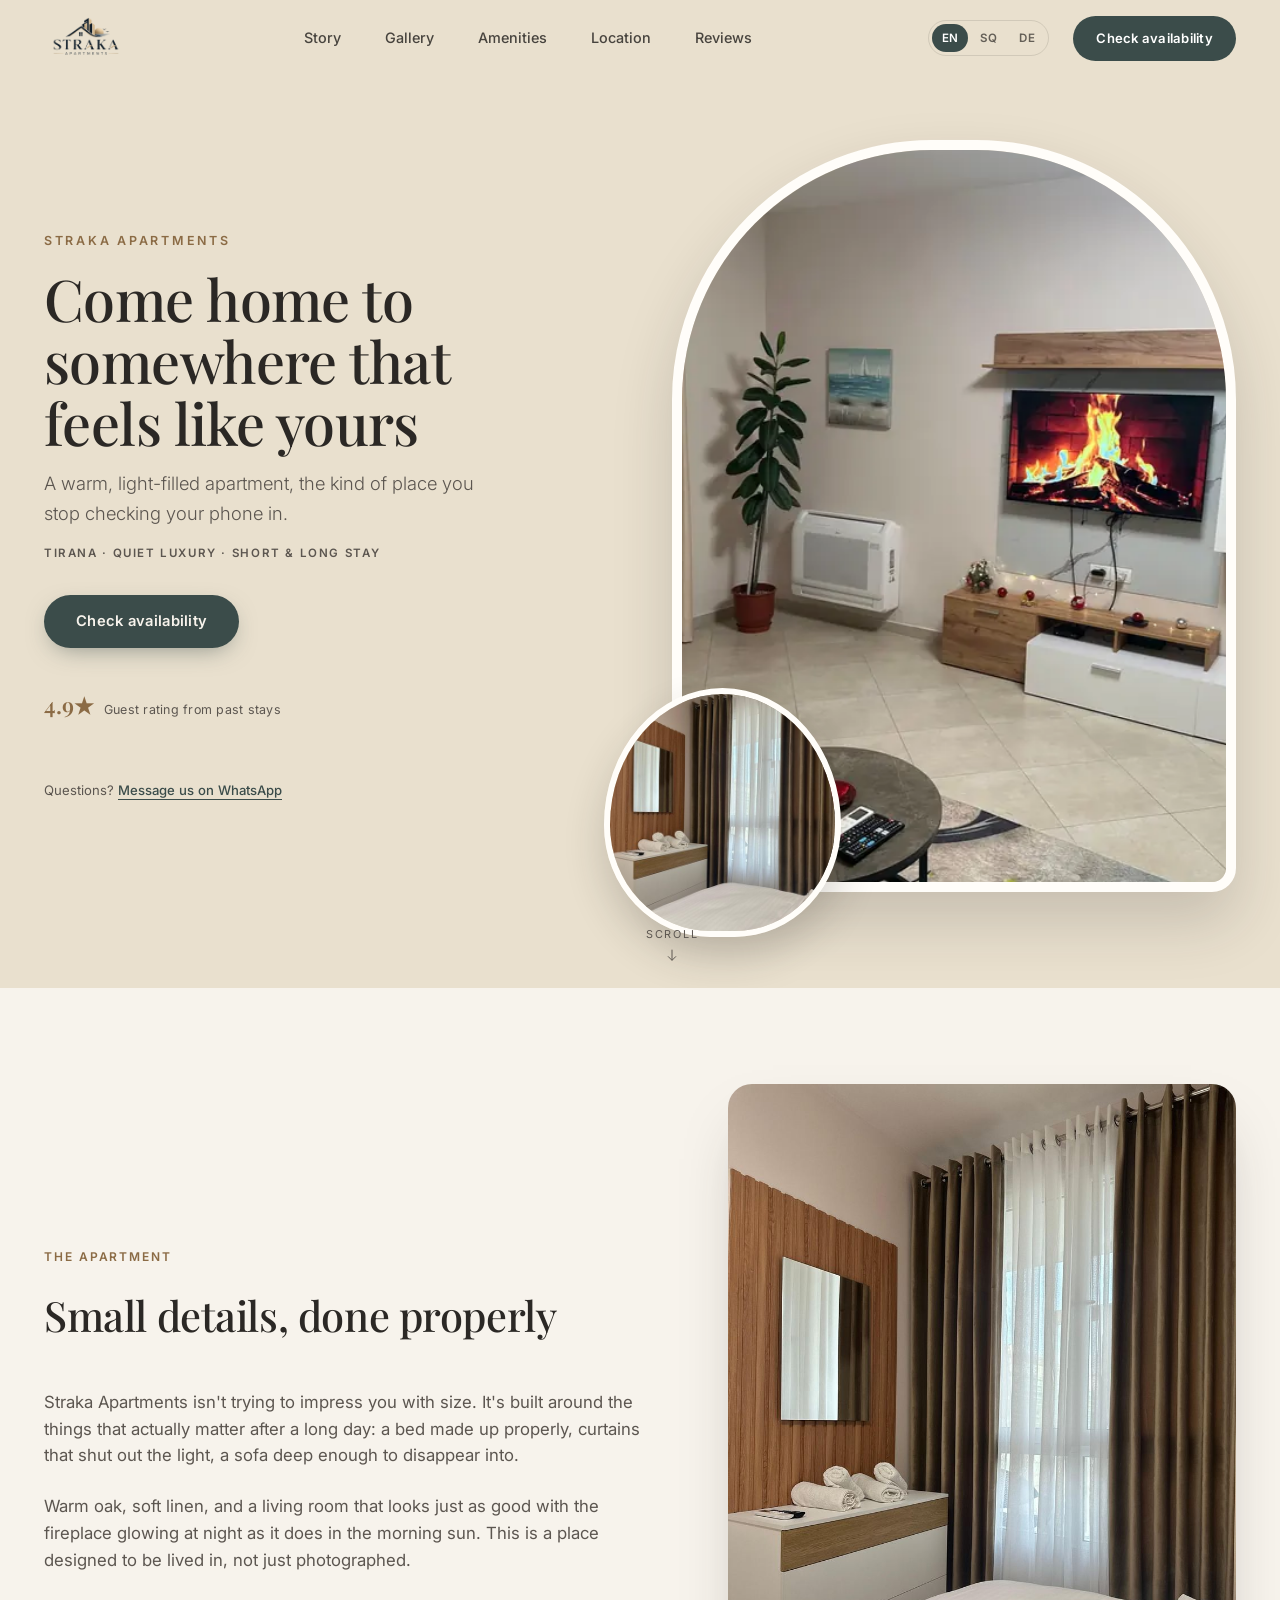
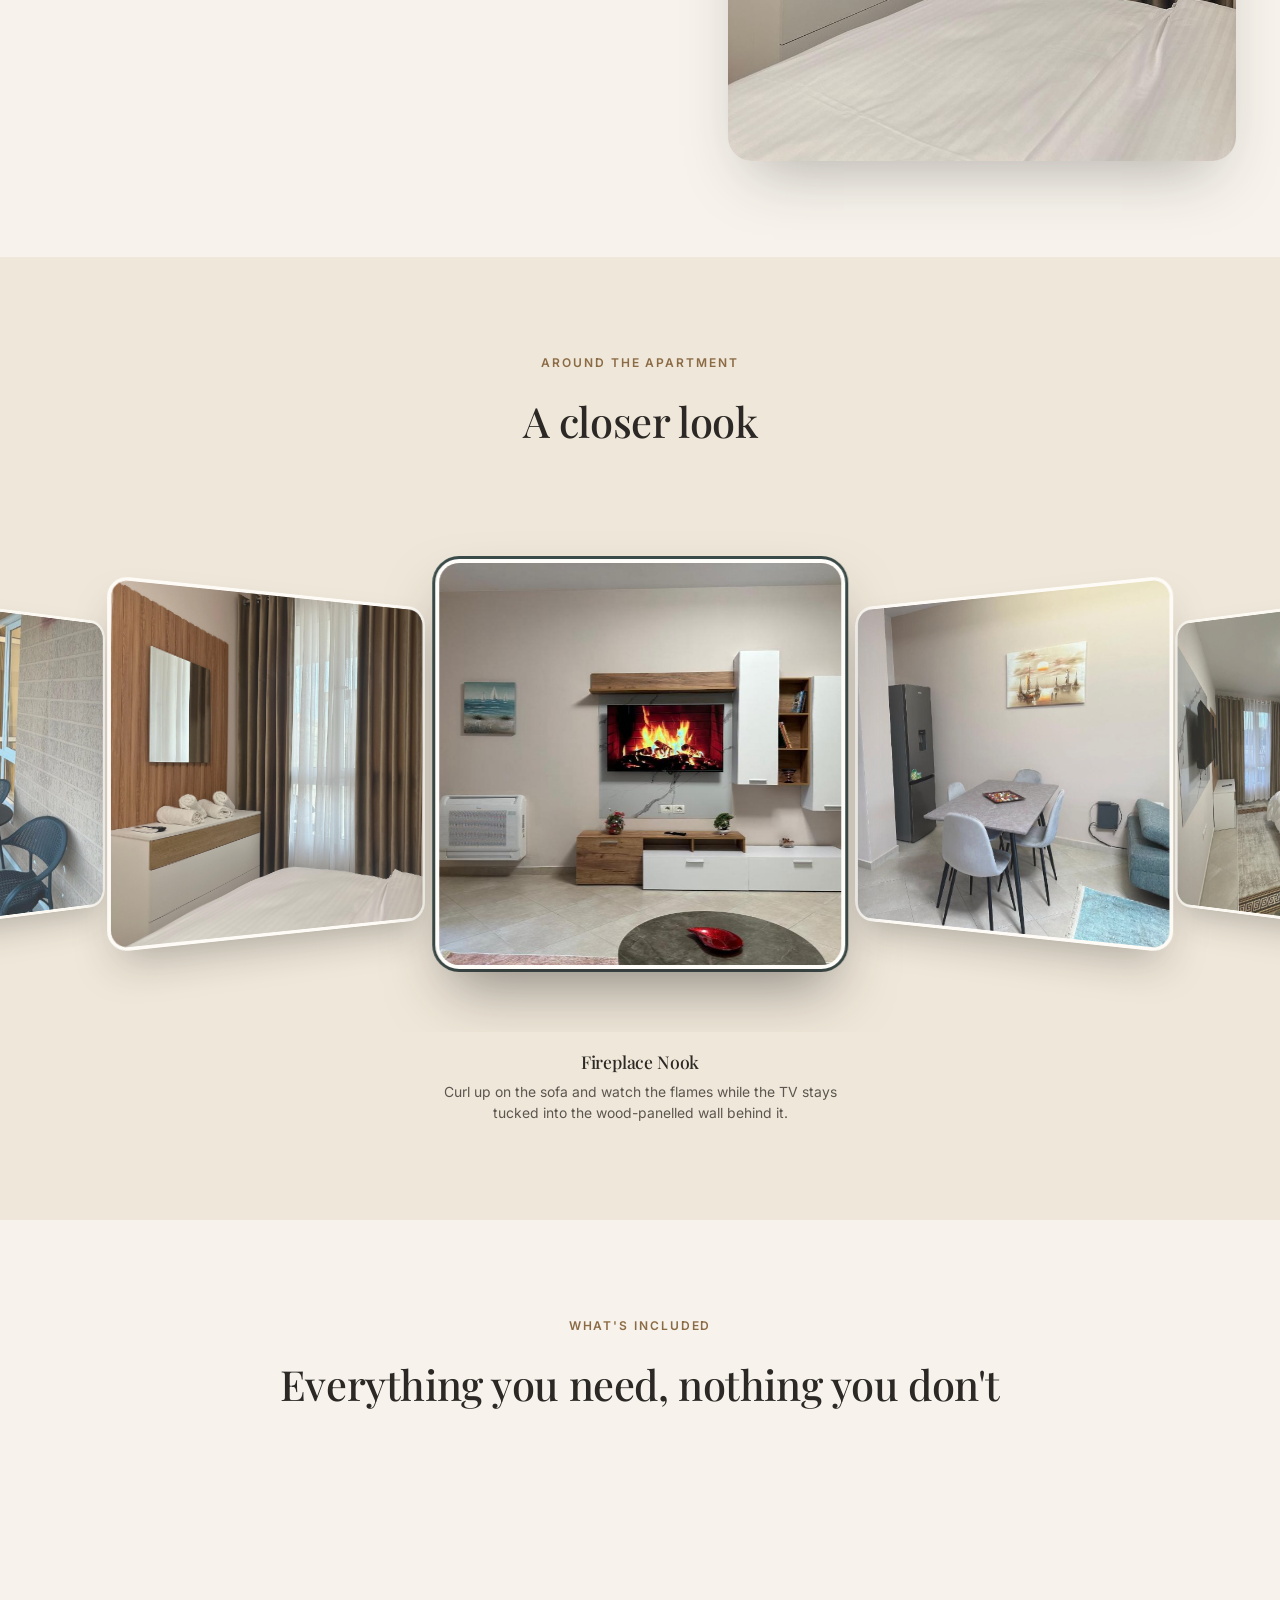
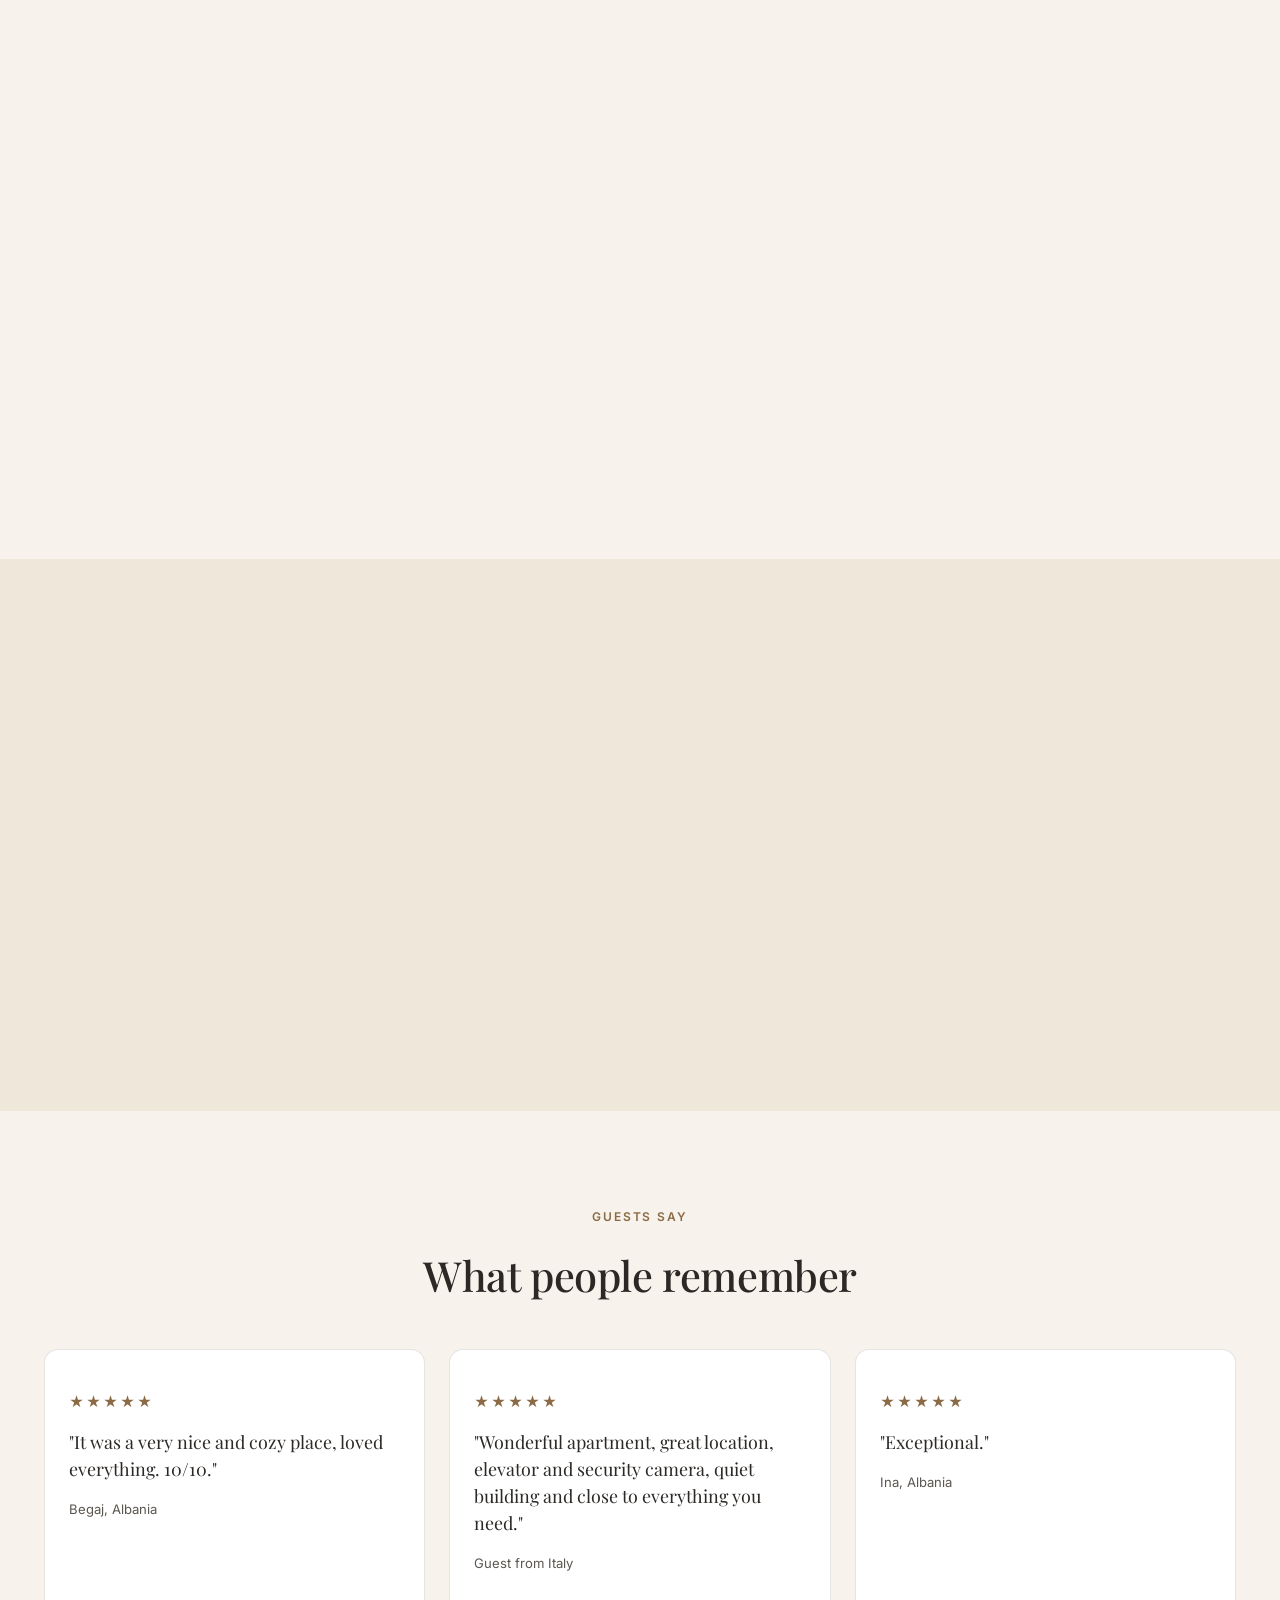
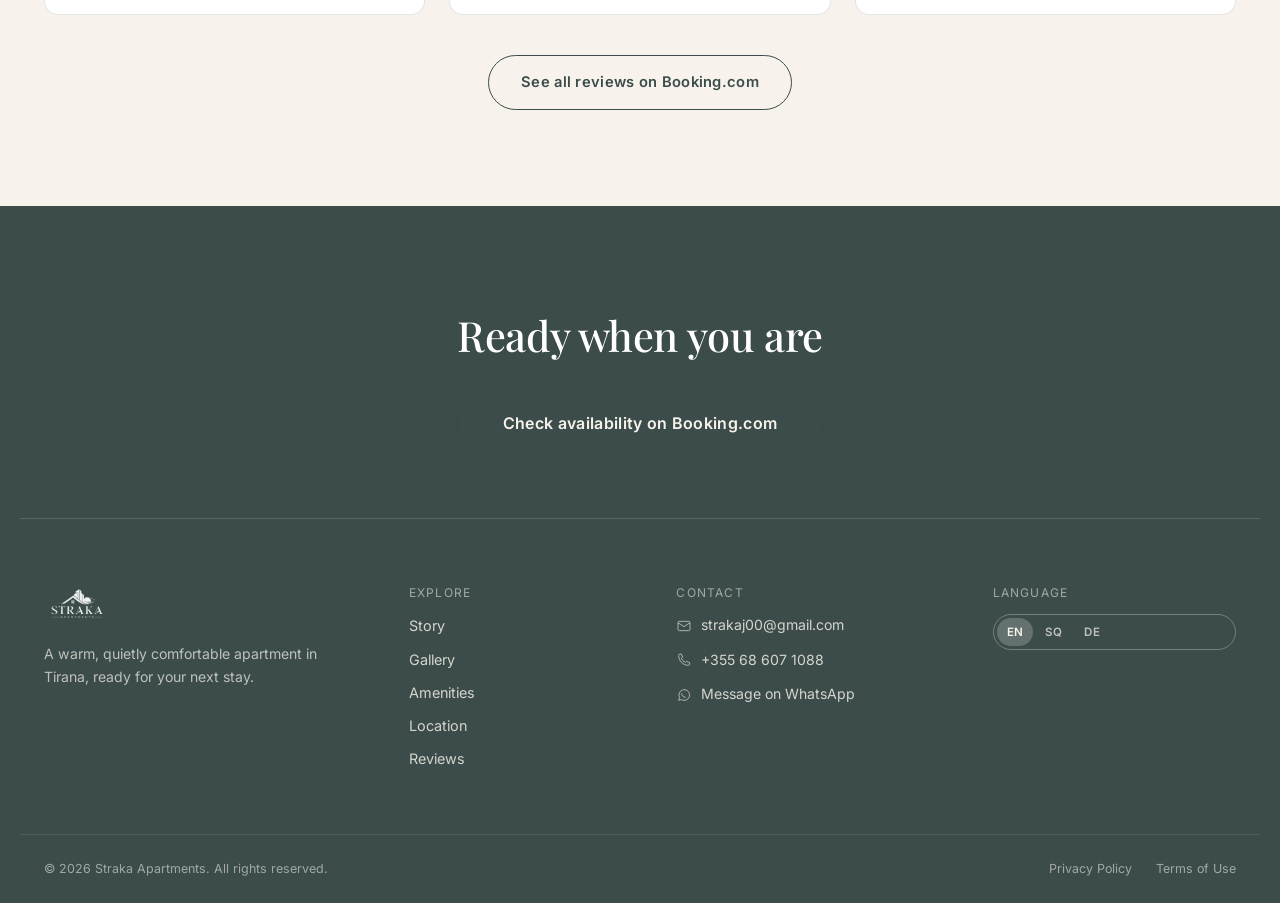
<file: index.html>
<!doctype html>
<html lang="en">
<head>
<meta charset="UTF-8" />
<meta name="viewport" content="width=device-width, initial-scale=1, viewport-fit=cover" />
<title>Straka Apartments | A Quiet Kind of Comfort</title>
<meta name="description" content="Straka Apartments: a warm, modern apartment with thoughtful details, ready for your next stay." />
<link rel="icon" href="assets/favicon.ico" sizes="any">
<link rel="icon" type="image/png" sizes="32x32" href="assets/favicon-32.png">
<link rel="icon" type="image/png" sizes="16x16" href="assets/favicon-16.png">
<link rel="apple-touch-icon" sizes="180x180" href="assets/apple-touch-icon.png">
<link rel="preconnect" href="https://fonts.googleapis.com">
<link rel="preconnect" href="https://fonts.gstatic.com" crossorigin>
<link href="https://fonts.googleapis.com/css2?family=Inter:wght@300;400;500;600&family=Playfair+Display:ital,wght@0,400;0,500;0,600;1,400&display=swap" rel="stylesheet">
<link rel="stylesheet" href="styles.css">
</head>
<body>

<!-- ============ SCROLL PROGRESS ============ -->
<div class="scroll-progress" id="scrollProgress" aria-hidden="true"></div>

<!-- ============ NAV ============ -->
<header class="site-nav" id="siteNav">
  <div class="nav-inner">
    <a href="#top" class="nav-brand"><img src="assets/StrakaLogo.png" alt="Straka Apartments"></a>
    <nav class="nav-links" id="navLinks">
      <a href="#story" data-i18n="nav.story">Story</a>
      <a href="#gallery" data-i18n="nav.gallery">Gallery</a>
      <a href="#amenities" data-i18n="nav.amenities">Amenities</a>
      <a href="#location" data-i18n="nav.location">Location</a>
      <a href="#reviews" data-i18n="nav.reviews">Reviews</a>
    </nav>
    <div class="nav-actions">
      <div class="lang-switch" id="langSwitch">
        <button type="button" class="lang-btn" data-lang="en">EN</button>
        <button type="button" class="lang-btn" data-lang="sq">SQ</button>
        <button type="button" class="lang-btn" data-lang="de">DE</button>
      </div>
      <a class="btn btn-primary btn-nav-cta" id="navBookBtn" href="#" target="_blank" rel="noopener" data-i18n="nav.book">Check availability</a>
    </div>
    <button class="nav-burger" id="navBurger" aria-label="Toggle menu" aria-expanded="false">
      <span></span><span></span><span></span>
    </button>
  </div>
</header>

<!-- ============ HERO ============ -->
<section class="hero" id="top">
  <div class="hero-inner">
    <div class="hero-content">
      <p class="hero-eyebrow" data-i18n="hero.eyebrow">Straka Apartments</p>
      <h1 class="hero-title" data-i18n="hero.title">Come home to somewhere that feels like yours</h1>
      <p class="hero-tagline" data-i18n="hero.tagline">A warm, light-filled apartment, the kind of place you stop checking your phone in.</p>
      <p class="hero-meta" data-i18n="hero.meta">Tirana · Quiet Luxury · Short &amp; Long Stay</p>
      <a href="#" class="btn btn-primary btn-hero" id="heroBookBtn" target="_blank" rel="noopener" data-i18n="hero.cta">Check availability</a>
      <div class="hero-stat">
        <span class="hero-stat-value">4.9★</span>
        <span class="hero-stat-label" data-i18n="hero.statLabel">Guest rating from past stays</span>
      </div>
      <p class="hero-contact"><span data-i18n="hero.contactLabel">Questions?</span> <a href="https://wa.me/355686071088" id="heroWhatsappLink" target="_blank" rel="noopener" data-i18n="hero.contactLink">Message us on WhatsApp</a></p>
    </div>
    <div class="hero-media">
      <div class="hero-arch">
        <picture>
          <source type="image/webp" srcset="assets/photos/living-wide-day-480.webp 480w, assets/photos/living-wide-day-900.webp 900w, assets/photos/living-wide-day-1400.webp 1400w, assets/photos/living-wide-day-2000.webp 2000w" sizes="(max-width: 900px) 90vw, 46vw">
          <img src="assets/photos/living-wide-day-1400.jpg" srcset="assets/photos/living-wide-day-480.jpg 480w, assets/photos/living-wide-day-900.jpg 900w, assets/photos/living-wide-day-1400.jpg 1400w, assets/photos/living-wide-day-2000.jpg 2000w" sizes="(max-width: 900px) 90vw, 46vw" alt="Living room bathed in morning light at Straka Apartments" class="hero-img" id="heroImg" fetchpriority="high">
        </picture>
      </div>
      <div class="hero-bubble">
        <img src="assets/photos/bedroom-900.jpg" srcset="assets/photos/bedroom-480.jpg 480w, assets/photos/bedroom-900.jpg 900w" sizes="220px" alt="Bedroom at Straka Apartments" loading="lazy">
      </div>
    </div>
  </div>
  <button class="scroll-cue" id="scrollCue" aria-label="Scroll to content">
    <span data-i18n="hero.scroll">Scroll</span>
    <svg viewBox="0 0 24 24" width="16" height="16" fill="none" stroke="currentColor" stroke-width="1.5"><path d="M12 4v16m0 0l-6-6m6 6l6-6"/></svg>
  </button>
</section>

<!-- ============ INTRO ============ -->
<section class="intro" id="story">
  <div class="container intro-grid">
    <div class="intro-text reveal">
      <p class="kicker" data-i18n="intro.kicker">The Apartment</p>
      <h2 class="section-title" data-i18n="intro.title">Small details, done properly</h2>
      <p class="intro-p" data-i18n="intro.p1">Straka Apartments isn't trying to impress you with size. It's built around the things that actually matter after a long day: a bed made up properly, curtains that shut out the light, a sofa deep enough to disappear into.</p>
      <p class="intro-p" data-i18n="intro.p2">Warm oak, soft linen, and a living room that looks just as good with the fireplace glowing at night as it does in the morning sun. This is a place designed to be lived in, not just photographed.</p>
    </div>
    <div class="intro-media reveal">
      <img src="assets/photos/bedroom-900.jpg" srcset="assets/photos/bedroom-480.jpg 480w, assets/photos/bedroom-900.jpg 900w, assets/photos/bedroom-1400.jpg 1400w" sizes="(max-width: 860px) 90vw, 40vw" alt="Bedroom with warm wood headboard wall at Straka Apartments" loading="lazy">
    </div>
  </div>
</section>

<!-- ============ GALLERY ============ -->
<section class="gallery-section" id="gallery">
  <div class="container">
    <p class="kicker center" data-i18n="gallery.kicker">Around the Apartment</p>
    <h2 class="section-title center" data-i18n="gallery.title">A closer look</h2>
  </div>
  <div class="coverflow" id="galleryCoverflow" role="region" aria-roledescription="carousel" aria-label="Apartment photo gallery">
    <div class="cf-frame" id="cfFrame" tabindex="0">
      <div class="cf-track" id="cfTrack"></div>
    </div>
    <div class="cf-caption" id="cfCaption">
      <h3 id="cfCaptionTitle"></h3>
      <p id="cfCaptionSubtitle"></p>
    </div>
  </div>
</section>

<!-- ============ AMENITIES ============ -->
<section class="amenities" id="amenities">
  <div class="container">
    <p class="kicker center" data-i18n="amenities.kicker">What's Included</p>
    <h2 class="section-title center" data-i18n="amenities.title">Everything you need, nothing you don't</h2>
    <div class="amenities-grid">

      <div class="amenity-card reveal">
        <span class="amenity-icon"><svg viewBox="0 0 24 24" width="28" height="28" fill="none" stroke="currentColor" stroke-width="1.4"><path d="M4 8h16M4 8a2 2 0 00-2 2v1a2 2 0 002 2h16a2 2 0 002-2v-1a2 2 0 00-2-2M6 13v6M18 13v6M4 8l2-4h12l2 4"/></svg></span>
        <h3 data-i18n="amenities.items.kitchen.title">Full Kitchen</h3>
        <p data-i18n="amenities.items.kitchen.desc">Fridge, stove, and cookware, ready to cook a real meal.</p>
      </div>

      <div class="amenity-card reveal">
        <span class="amenity-icon"><svg viewBox="0 0 24 24" width="28" height="28" fill="none" stroke="currentColor" stroke-width="1.4"><path d="M5 12.5a11 11 0 0114 0M8 16a6.5 6.5 0 018 0M11.5 19.5a2 2 0 011 0"/></svg></span>
        <h3 data-i18n="amenities.items.wifi.title">Free WiFi</h3>
        <p data-i18n="amenities.items.wifi.desc">Fast, reliable connection throughout the apartment.</p>
      </div>

      <div class="amenity-card reveal">
        <span class="amenity-icon"><svg viewBox="0 0 24 24" width="28" height="28" fill="none" stroke="currentColor" stroke-width="1.4"><path d="M6 19V6a2 2 0 012-2h6a4.5 4.5 0 010 9h-5v6"/></svg></span>
        <h3 data-i18n="amenities.items.parking.title">Free Parking</h3>
        <p data-i18n="amenities.items.parking.desc">Dedicated parking, no circling the block.</p>
      </div>

      <div class="amenity-card reveal">
        <span class="amenity-icon"><svg viewBox="0 0 24 24" width="28" height="28" fill="none" stroke="currentColor" stroke-width="1.4"><circle cx="12" cy="13" r="6"/><path d="M9 13a3 3 0 006 0M9 4h6M9 4l1.5 3M15 4l-1.5 3"/></svg></span>
        <h3 data-i18n="amenities.items.laundry.title">Washing Machine</h3>
        <p data-i18n="amenities.items.laundry.desc">In-unit laundry for longer stays.</p>
      </div>

      <div class="amenity-card reveal">
        <span class="amenity-icon"><svg viewBox="0 0 24 24" width="28" height="28" fill="none" stroke="currentColor" stroke-width="1.4"><path d="M4 21V9l8-6 8 6v12M4 21h16M9 21v-6h6v6"/></svg></span>
        <h3 data-i18n="amenities.items.balcony.title">Balcony</h3>
        <p data-i18n="amenities.items.balcony.desc">Private outdoor space to catch some air.</p>
      </div>

      <div class="amenity-card reveal">
        <span class="amenity-icon"><svg viewBox="0 0 24 24" width="28" height="28" fill="none" stroke="currentColor" stroke-width="1.4"><rect x="5" y="3" width="14" height="18" rx="1.5"/><path d="M9 8h6M9 12h6M12 15v3m-1.5-1.5h3"/></svg></span>
        <h3 data-i18n="amenities.items.elevator.title">Elevator Access</h3>
        <p data-i18n="amenities.items.elevator.desc">No stairs, no hassle with luggage.</p>
      </div>

      <div class="amenity-card reveal">
        <span class="amenity-icon"><svg viewBox="0 0 24 24" width="28" height="28" fill="none" stroke="currentColor" stroke-width="1.4"><path d="M12 3v2M12 19v2M4.2 4.2l1.4 1.4M18.4 18.4l1.4 1.4M3 12h2M19 12h2M4.2 19.8l1.4-1.4M18.4 5.6l1.4-1.4"/><circle cx="12" cy="12" r="4"/></svg></span>
        <h3 data-i18n="amenities.items.ac.title">Air Conditioning</h3>
        <p data-i18n="amenities.items.ac.desc">Climate control, every room, every season.</p>
      </div>

      <div class="amenity-card reveal">
        <span class="amenity-icon"><svg viewBox="0 0 24 24" width="28" height="28" fill="none" stroke="currentColor" stroke-width="1.4"><rect x="3" y="5" width="18" height="12" rx="1.5"/><path d="M8 21h8M12 17v4"/></svg></span>
        <h3 data-i18n="amenities.items.tv.title">Smart TV</h3>
        <p data-i18n="amenities.items.tv.desc">Stream your own shows from the comfort of the sofa.</p>
      </div>

      <div class="amenity-card reveal">
        <span class="amenity-icon"><svg viewBox="0 0 24 24" width="28" height="28" fill="none" stroke="currentColor" stroke-width="1.4"><path d="M3 12c2-4 5-6 9-6s7 2 9 6c-2 4-5 6-9 6s-7-2-9-6z"/><circle cx="12" cy="12" r="2.5"/></svg></span>
        <h3 data-i18n="amenities.items.view.title">City View</h3>
        <p data-i18n="amenities.items.view.desc">A view worth opening the curtains for.</p>
      </div>

      <div class="amenity-card reveal">
        <span class="amenity-icon"><svg viewBox="0 0 24 24" width="28" height="28" fill="none" stroke="currentColor" stroke-width="1.4"><path d="M6 20h12M9 20V9a3 3 0 016 0v11M7 9h10"/></svg></span>
        <h3 data-i18n="amenities.items.kettle.title">Electric Kettle</h3>
        <p data-i18n="amenities.items.kettle.desc">Tea or coffee ready in a couple of minutes.</p>
      </div>

      <div class="amenity-card reveal">
        <span class="amenity-icon"><svg viewBox="0 0 24 24" width="28" height="28" fill="none" stroke="currentColor" stroke-width="1.4"><rect x="8" y="3" width="8" height="12" rx="4"/><path d="M12 15v6M9 21h6"/></svg></span>
        <h3 data-i18n="amenities.items.hairdryer.title">Hairdryer</h3>
        <p data-i18n="amenities.items.hairdryer.desc">In the bathroom, ready when you need it.</p>
      </div>

      <div class="amenity-card reveal">
        <span class="amenity-icon"><svg viewBox="0 0 24 24" width="28" height="28" fill="none" stroke="currentColor" stroke-width="1.4"><path d="M3 18c3-1 15-1 18 0M5 18V9a7 7 0 0114 0v9"/><circle cx="8" cy="6" r="1"/></svg></span>
        <h3 data-i18n="amenities.items.smokefree.title">Smoke-Free</h3>
        <p data-i18n="amenities.items.smokefree.desc">The whole apartment is smoke-free.</p>
      </div>

    </div>
  </div>
</section>

<!-- ============ LOCATION ============ -->
<section class="location" id="location">
  <div class="container location-grid">
    <div class="location-text reveal">
      <p class="kicker" data-i18n="location.kicker">Location</p>
      <h2 class="section-title" data-i18n="location.title">Right where you want to be</h2>
      <p class="intro-p" data-i18n="location.text">Straka Apartments sits on Rruga Shefqet Musaraj, in a quiet residential pocket close enough to the center to walk, far enough to actually sleep.</p>
    </div>
    <div class="location-map reveal">
      <iframe
        title="Straka Apartments location on Rruga Shefqet Musaraj"
        src="https://maps.google.com/maps?q=Rruga+Shefqet+Musaraj,+Tirana&z=16&output=embed"
        loading="lazy"
        referrerpolicy="no-referrer-when-downgrade">
      </iframe>
    </div>
  </div>
</section>

<!-- ============ REVIEWS ============ -->
<section class="reviews" id="reviews">
  <div class="container">
    <p class="kicker center" data-i18n="reviews.kicker">Guests Say</p>
    <h2 class="section-title center" data-i18n="reviews.title">What people remember</h2>
    <div class="reviews-grid" id="reviewsGrid"></div>
    <div class="reviews-more">
      <a href="#" class="btn btn-outline" id="reviewsBookingBtn" target="_blank" rel="noopener" data-i18n="reviews.allLink">See all reviews on Booking.com</a>
    </div>
  </div>
</section>

<!-- ============ FOOTER ============ -->
<footer class="site-footer">
  <div class="container footer-cta reveal">
    <h2 data-i18n="footer.cta_title">Ready when you are</h2>
    <a href="#" class="btn btn-primary btn-lg" id="footerBookBtn" target="_blank" rel="noopener" data-i18n="footer.cta_button">Check availability on Booking.com</a>
  </div>
  <div class="container footer-bottom">
    <div class="footer-col footer-col-brand">
      <a href="#top" class="footer-brand-link"><img src="assets/StrakaLogo.png" alt="Straka Apartments" class="footer-logo"></a>
      <p class="footer-blurb" data-i18n="footer.blurb">A warm, quietly comfortable apartment in Tirana, ready for your next stay.</p>
    </div>
    <div class="footer-col">
      <p class="footer-label" data-i18n="footer.explore_title">Explore</p>
      <nav class="footer-links">
        <a href="#story" data-i18n="nav.story">Story</a>
        <a href="#gallery" data-i18n="nav.gallery">Gallery</a>
        <a href="#amenities" data-i18n="nav.amenities">Amenities</a>
        <a href="#location" data-i18n="nav.location">Location</a>
        <a href="#reviews" data-i18n="nav.reviews">Reviews</a>
      </nav>
    </div>
    <div class="footer-col">
      <p class="footer-label" data-i18n="footer.contact_title">Contact</p>
      <a class="footer-contact-link" href="mailto:strakaj00@gmail.com">
        <svg viewBox="0 0 24 24" width="16" height="16" fill="none" stroke="currentColor" stroke-width="1.5"><rect x="3" y="5" width="18" height="14" rx="2"/><path d="M3 7l9 6 9-6"/></svg>
        strakaj00@gmail.com
      </a>
      <a class="footer-contact-link" href="tel:+355686071088">
        <svg viewBox="0 0 24 24" width="16" height="16" fill="none" stroke="currentColor" stroke-width="1.5"><path d="M4 5c0-1 1-2 2-2h2l2 5-2 1.5a11 11 0 006 6L15.5 14l5 2v2c0 1-1 2-2 2C10.5 20 4 13.5 4 5z"/></svg>
        +355 68 607 1088
      </a>
      <a class="footer-contact-link" href="https://wa.me/355686071088" target="_blank" rel="noopener">
        <svg viewBox="0 0 24 24" width="16" height="16" fill="none" stroke="currentColor" stroke-width="1.5"><path d="M4 20l1.4-4.2A8 8 0 1112 20a7.9 7.9 0 01-4-1.1L4 20z"/><path d="M8.5 9.5c0 3.5 2.5 6 6 6"/></svg>
        <span data-i18n="footer.whatsapp">Message on WhatsApp</span>
      </a>
    </div>
    <div class="footer-col">
      <p class="footer-label" data-i18n="footer.lang_title">Language</p>
      <div class="lang-switch" id="langSwitchFooter">
        <button type="button" class="lang-btn" data-lang="en">EN</button>
        <button type="button" class="lang-btn" data-lang="sq">SQ</button>
        <button type="button" class="lang-btn" data-lang="de">DE</button>
      </div>
    </div>
  </div>
  <div class="container footer-rights">
    <p>&copy; <span id="year"></span> <span data-i18n="footer.rights">Straka Apartments. All rights reserved.</span></p>
    <div class="footer-legal">
      <a href="privacy.html" data-i18n="footer.privacy">Privacy Policy</a>
      <a href="terms.html" data-i18n="footer.terms">Terms of Use</a>
    </div>
  </div>
</footer>

<!-- ============ MOBILE STICKY CTA ============ -->
<a href="#" class="mobile-sticky-cta" id="mobileBookBtn" target="_blank" rel="noopener" data-i18n="floatingCta">Book Now</a>

<script src="coverflow.js?v=3"></script>
<script src="script.js?v=3"></script>
</body>
</html>
</file>
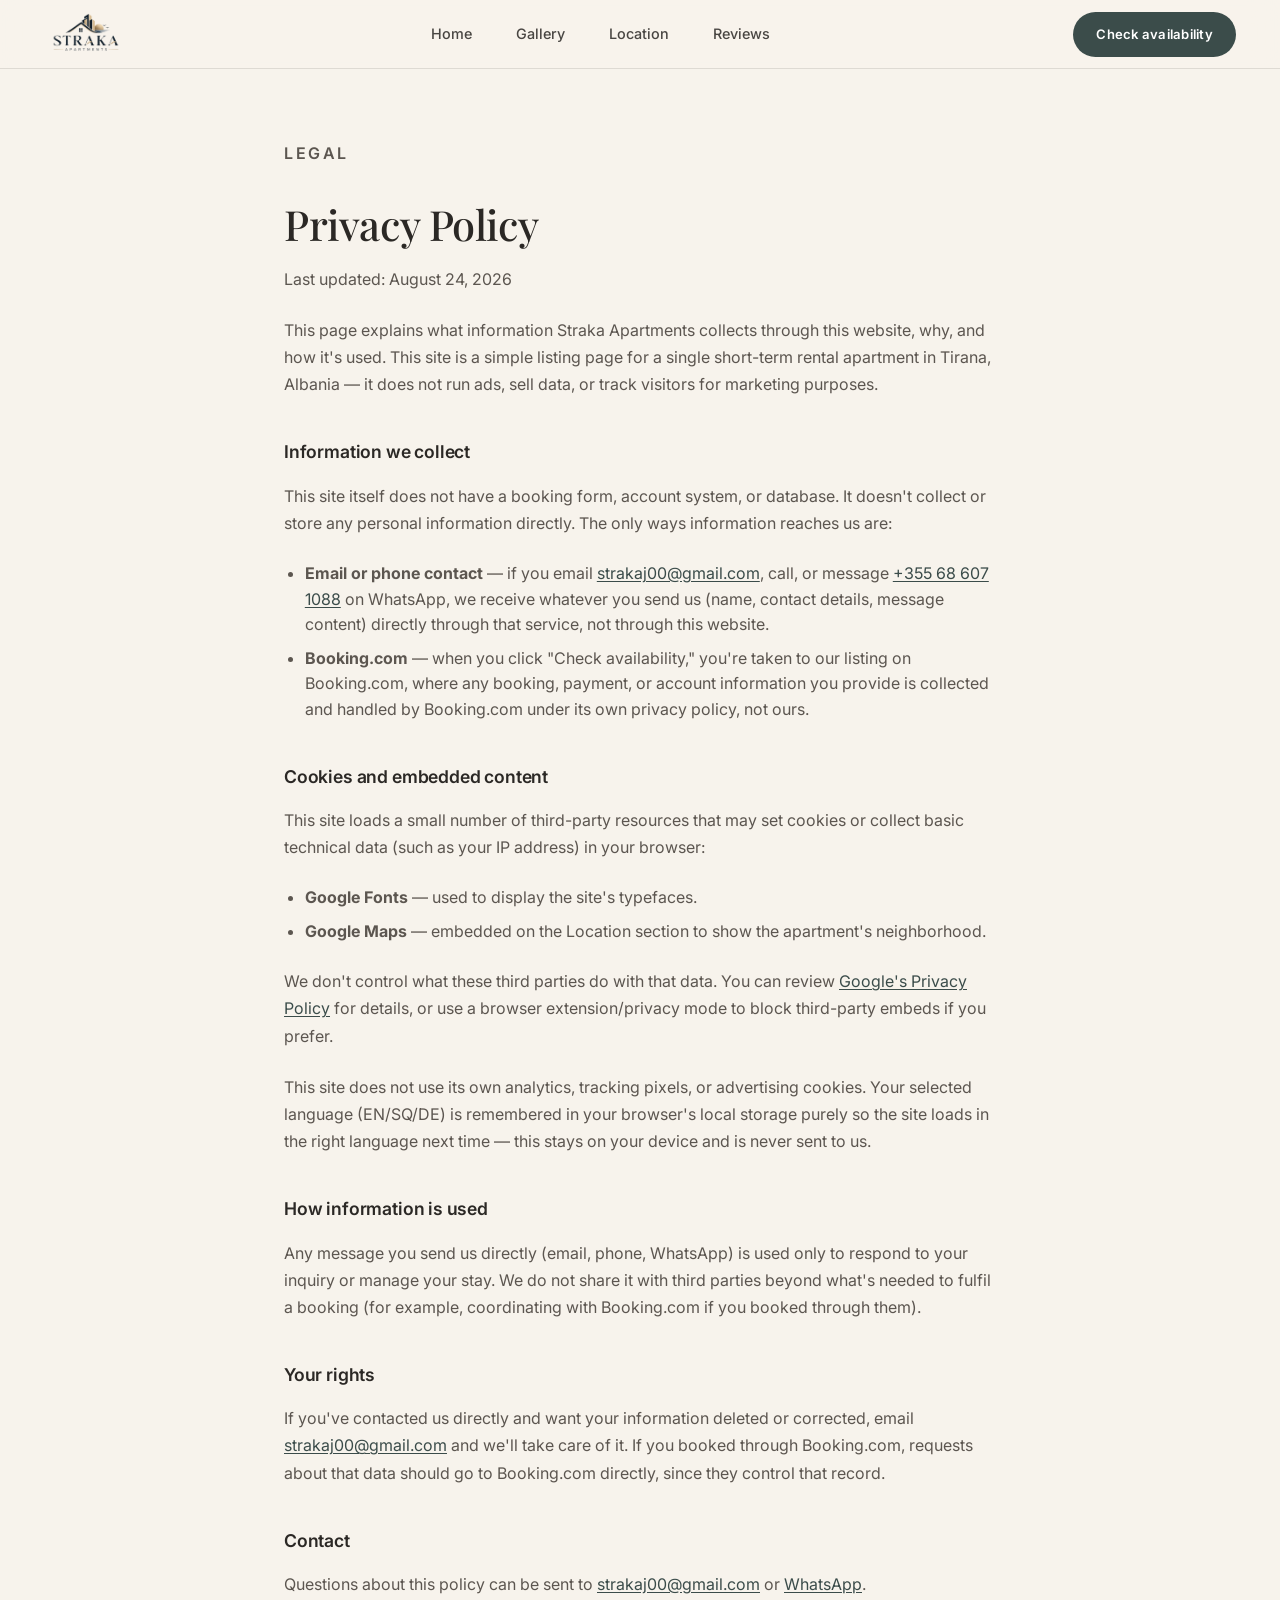
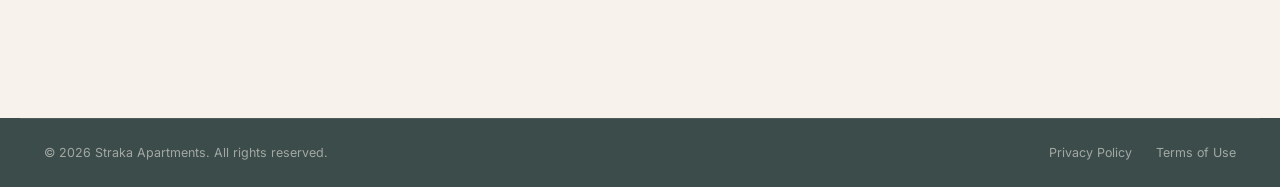
<file: privacy.html>
<!doctype html>
<html lang="en">
<head>
<meta charset="UTF-8" />
<meta name="viewport" content="width=device-width, initial-scale=1, viewport-fit=cover" />
<title>Privacy Policy | Straka Apartments</title>
<meta name="description" content="Privacy Policy for Straka Apartments — what information is collected on this site and how it's used." />
<link rel="icon" href="assets/favicon.ico" sizes="any">
<link rel="icon" type="image/png" sizes="32x32" href="assets/favicon-32.png">
<link rel="icon" type="image/png" sizes="16x16" href="assets/favicon-16.png">
<link rel="apple-touch-icon" sizes="180x180" href="assets/apple-touch-icon.png">
<link rel="preconnect" href="https://fonts.googleapis.com">
<link rel="preconnect" href="https://fonts.gstatic.com" crossorigin>
<link href="https://fonts.googleapis.com/css2?family=Inter:wght@300;400;500;600&family=Playfair+Display:ital,wght@0,400;0,500;0,600;1,400&display=swap" rel="stylesheet">
<link rel="stylesheet" href="styles.css">
</head>
<body>

<header class="site-nav is-scrolled" id="siteNav">
  <div class="nav-inner">
    <a href="index.html" class="nav-brand"><img src="assets/StrakaLogo.png" alt="Straka Apartments"></a>
    <nav class="nav-links">
      <a href="index.html">Home</a>
      <a href="index.html#gallery">Gallery</a>
      <a href="index.html#location">Location</a>
      <a href="index.html#reviews">Reviews</a>
    </nav>
    <div class="nav-actions">
      <a class="btn btn-primary btn-nav-cta" href="https://www.booking.com/Share-9qmZAVb" target="_blank" rel="noopener">Check availability</a>
    </div>
  </div>
</header>

<main class="legal-page">
  <div class="container legal-content">
    <p class="kicker">Legal</p>
    <h1 class="section-title">Privacy Policy</h1>
    <p class="legal-updated">Last updated: August 24, 2026</p>

    <p>This page explains what information Straka Apartments collects through this website, why, and how it's used. This site is a simple listing page for a single short-term rental apartment in Tirana, Albania — it does not run ads, sell data, or track visitors for marketing purposes.</p>

    <h2>Information we collect</h2>
    <p>This site itself does not have a booking form, account system, or database. It doesn't collect or store any personal information directly. The only ways information reaches us are:</p>
    <ul>
      <li><strong>Email or phone contact</strong> — if you email <a href="mailto:strakaj00@gmail.com">strakaj00@gmail.com</a>, call, or message <a href="https://wa.me/355686071088" target="_blank" rel="noopener">+355 68 607 1088</a> on WhatsApp, we receive whatever you send us (name, contact details, message content) directly through that service, not through this website.</li>
      <li><strong>Booking.com</strong> — when you click "Check availability," you're taken to our listing on Booking.com, where any booking, payment, or account information you provide is collected and handled by Booking.com under its own privacy policy, not ours.</li>
    </ul>

    <h2>Cookies and embedded content</h2>
    <p>This site loads a small number of third-party resources that may set cookies or collect basic technical data (such as your IP address) in your browser:</p>
    <ul>
      <li><strong>Google Fonts</strong> — used to display the site's typefaces.</li>
      <li><strong>Google Maps</strong> — embedded on the Location section to show the apartment's neighborhood.</li>
    </ul>
    <p>We don't control what these third parties do with that data. You can review <a href="https://policies.google.com/privacy" target="_blank" rel="noopener">Google's Privacy Policy</a> for details, or use a browser extension/privacy mode to block third-party embeds if you prefer.</p>
    <p>This site does not use its own analytics, tracking pixels, or advertising cookies. Your selected language (EN/SQ/DE) is remembered in your browser's local storage purely so the site loads in the right language next time — this stays on your device and is never sent to us.</p>

    <h2>How information is used</h2>
    <p>Any message you send us directly (email, phone, WhatsApp) is used only to respond to your inquiry or manage your stay. We do not share it with third parties beyond what's needed to fulfil a booking (for example, coordinating with Booking.com if you booked through them).</p>

    <h2>Your rights</h2>
    <p>If you've contacted us directly and want your information deleted or corrected, email <a href="mailto:strakaj00@gmail.com">strakaj00@gmail.com</a> and we'll take care of it. If you booked through Booking.com, requests about that data should go to Booking.com directly, since they control that record.</p>

    <h2>Contact</h2>
    <p>Questions about this policy can be sent to <a href="mailto:strakaj00@gmail.com">strakaj00@gmail.com</a> or <a href="https://wa.me/355686071088" target="_blank" rel="noopener">WhatsApp</a>.</p>
  </div>
</main>

<footer class="site-footer">
  <div class="container footer-rights">
    <p>&copy; <span id="year"></span> Straka Apartments. All rights reserved.</p>
    <div class="footer-legal">
      <a href="privacy.html">Privacy Policy</a>
      <a href="terms.html">Terms of Use</a>
    </div>
  </div>
</footer>

<script>document.getElementById('year').textContent = new Date().getFullYear();</script>
</body>
</html>
</file>
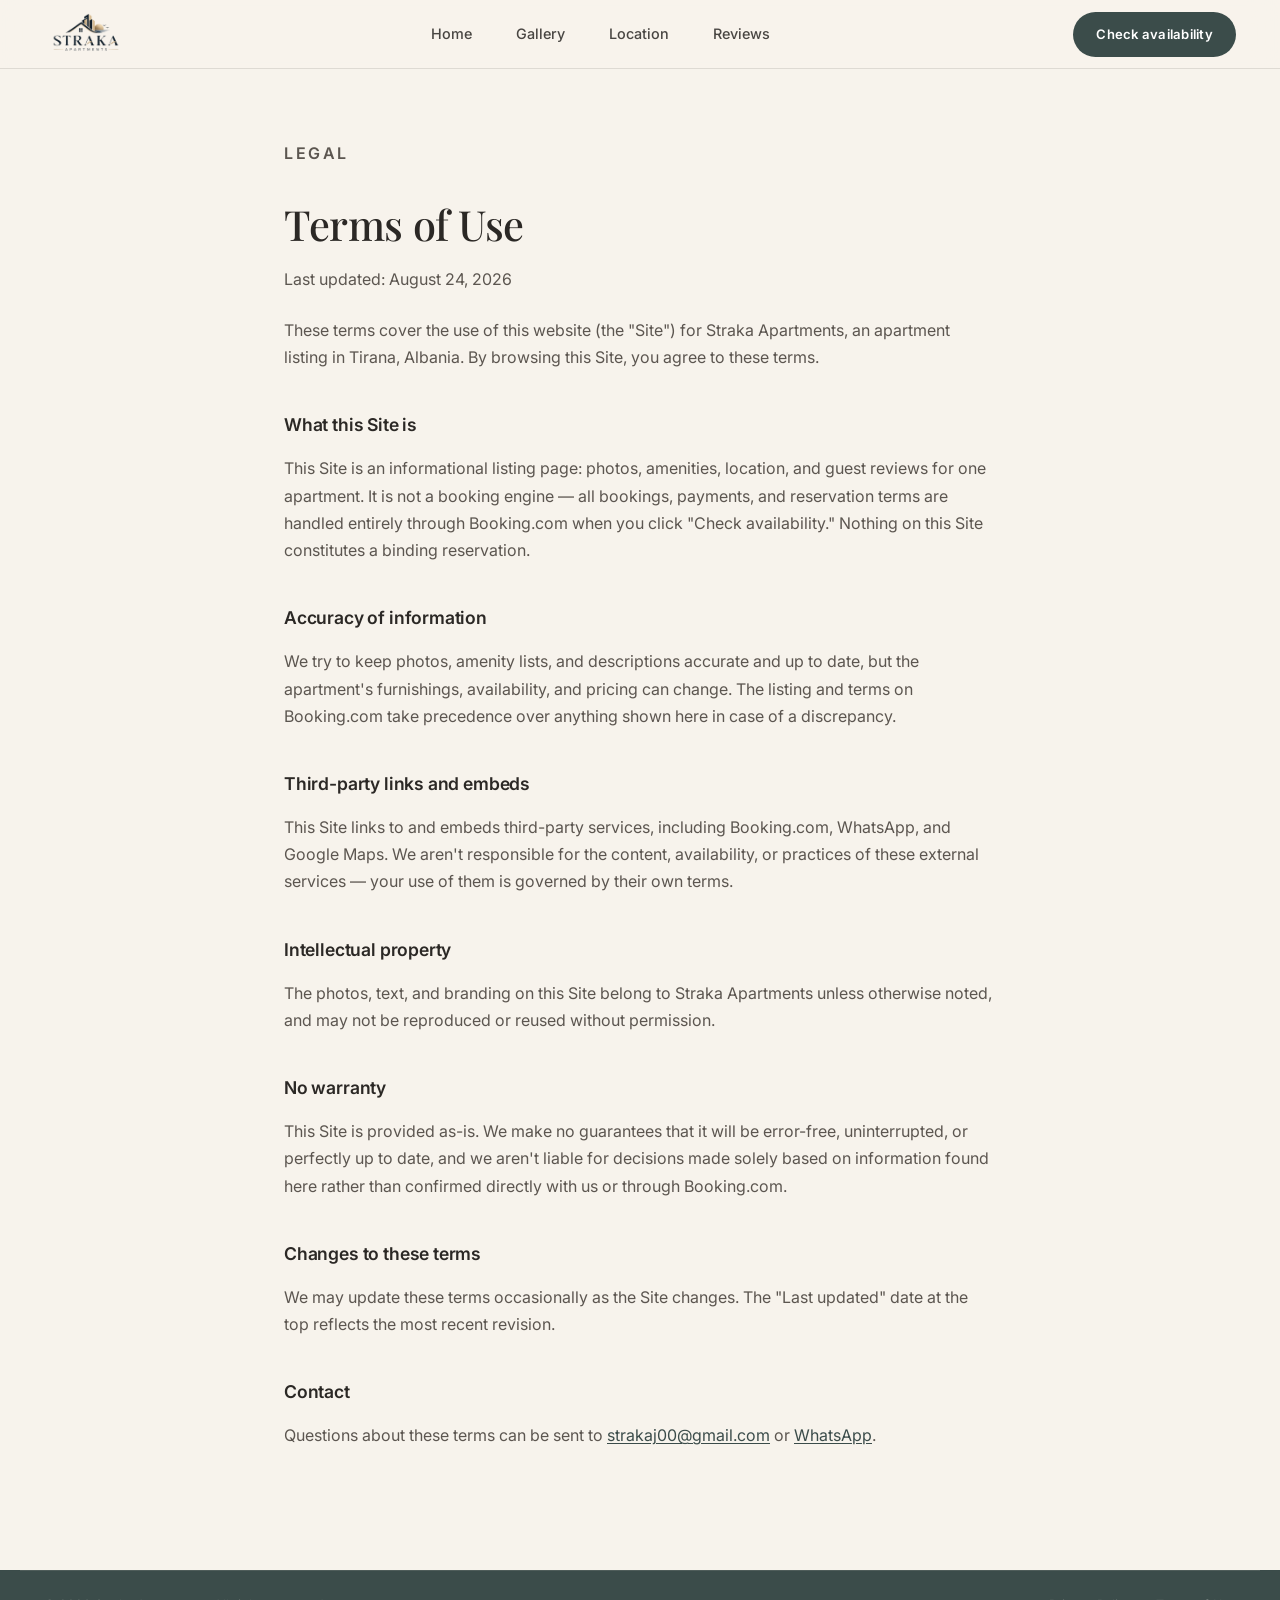
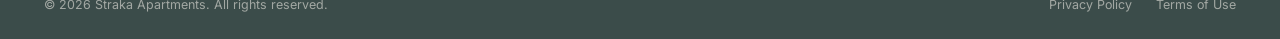
<file: terms.html>
<!doctype html>
<html lang="en">
<head>
<meta charset="UTF-8" />
<meta name="viewport" content="width=device-width, initial-scale=1, viewport-fit=cover" />
<title>Terms of Use | Straka Apartments</title>
<meta name="description" content="Terms of Use for the Straka Apartments website." />
<link rel="icon" href="assets/favicon.ico" sizes="any">
<link rel="icon" type="image/png" sizes="32x32" href="assets/favicon-32.png">
<link rel="icon" type="image/png" sizes="16x16" href="assets/favicon-16.png">
<link rel="apple-touch-icon" sizes="180x180" href="assets/apple-touch-icon.png">
<link rel="preconnect" href="https://fonts.googleapis.com">
<link rel="preconnect" href="https://fonts.gstatic.com" crossorigin>
<link href="https://fonts.googleapis.com/css2?family=Inter:wght@300;400;500;600&family=Playfair+Display:ital,wght@0,400;0,500;0,600;1,400&display=swap" rel="stylesheet">
<link rel="stylesheet" href="styles.css">
</head>
<body>

<header class="site-nav is-scrolled" id="siteNav">
  <div class="nav-inner">
    <a href="index.html" class="nav-brand"><img src="assets/StrakaLogo.png" alt="Straka Apartments"></a>
    <nav class="nav-links">
      <a href="index.html">Home</a>
      <a href="index.html#gallery">Gallery</a>
      <a href="index.html#location">Location</a>
      <a href="index.html#reviews">Reviews</a>
    </nav>
    <div class="nav-actions">
      <a class="btn btn-primary btn-nav-cta" href="https://www.booking.com/Share-9qmZAVb" target="_blank" rel="noopener">Check availability</a>
    </div>
  </div>
</header>

<main class="legal-page">
  <div class="container legal-content">
    <p class="kicker">Legal</p>
    <h1 class="section-title">Terms of Use</h1>
    <p class="legal-updated">Last updated: August 24, 2026</p>

    <p>These terms cover the use of this website (the "Site") for Straka Apartments, an apartment listing in Tirana, Albania. By browsing this Site, you agree to these terms.</p>

    <h2>What this Site is</h2>
    <p>This Site is an informational listing page: photos, amenities, location, and guest reviews for one apartment. It is not a booking engine — all bookings, payments, and reservation terms are handled entirely through Booking.com when you click "Check availability." Nothing on this Site constitutes a binding reservation.</p>

    <h2>Accuracy of information</h2>
    <p>We try to keep photos, amenity lists, and descriptions accurate and up to date, but the apartment's furnishings, availability, and pricing can change. The listing and terms on Booking.com take precedence over anything shown here in case of a discrepancy.</p>

    <h2>Third-party links and embeds</h2>
    <p>This Site links to and embeds third-party services, including Booking.com, WhatsApp, and Google Maps. We aren't responsible for the content, availability, or practices of these external services — your use of them is governed by their own terms.</p>

    <h2>Intellectual property</h2>
    <p>The photos, text, and branding on this Site belong to Straka Apartments unless otherwise noted, and may not be reproduced or reused without permission.</p>

    <h2>No warranty</h2>
    <p>This Site is provided as-is. We make no guarantees that it will be error-free, uninterrupted, or perfectly up to date, and we aren't liable for decisions made solely based on information found here rather than confirmed directly with us or through Booking.com.</p>

    <h2>Changes to these terms</h2>
    <p>We may update these terms occasionally as the Site changes. The "Last updated" date at the top reflects the most recent revision.</p>

    <h2>Contact</h2>
    <p>Questions about these terms can be sent to <a href="mailto:strakaj00@gmail.com">strakaj00@gmail.com</a> or <a href="https://wa.me/355686071088" target="_blank" rel="noopener">WhatsApp</a>.</p>
  </div>
</main>

<footer class="site-footer">
  <div class="container footer-rights">
    <p>&copy; <span id="year"></span> Straka Apartments. All rights reserved.</p>
    <div class="footer-legal">
      <a href="privacy.html">Privacy Policy</a>
      <a href="terms.html">Terms of Use</a>
    </div>
  </div>
</footer>

<script>document.getElementById('year').textContent = new Date().getFullYear();</script>
</body>
</html>
</file>
<file: styles.css>
/* ==========================================================================
   Straka Apartments — Design tokens
   Palette derived from the actual property photos:
   warm greige walls, walnut/oak wood, deep teal-grey sofa accent
   ========================================================================== */
:root {
  --color-bg: #F7F3EC;
  --color-bg-alt: #EFE7D9;
  --color-surface: #FFFFFF;
  --color-ink: #2B2825;
  --color-ink-soft: #5C5650;
  --color-taupe: #E4D9C7;
  --color-wood: #8B6B45;
  --color-wood-dark: #6B4F32;
  --color-accent: #3B4C4A;
  --color-accent-light: #536b68;
  --color-line: rgba(43, 40, 37, 0.12);
  --color-bg-hero: #E9E0CE;

  --font-serif: 'Playfair Display', Georgia, 'Times New Roman', serif;
  --font-sans: 'Inter', -apple-system, BlinkMacSystemFont, 'Segoe UI', sans-serif;

  --space-1: 8px;
  --space-2: 16px;
  --space-3: 24px;
  --space-4: 40px;
  --space-5: 64px;
  --space-6: 96px;
  --space-7: 140px;

  --radius-sm: 6px;
  --radius-md: 14px;
  --radius-lg: 24px;

  --ease-out: cubic-bezier(0.16, 1, 0.3, 1);
  --ease-soft: cubic-bezier(0.4, 0, 0.2, 1);
  --dur-fast: 220ms;
  --dur-med: 480ms;
  --dur-slow: 900ms;

  --nav-h: 76px;
}

/* ==========================================================================
   Reset
   ========================================================================== */
*, *::before, *::after { box-sizing: border-box; }
html { scroll-behavior: smooth; }
html, body { max-width: 100%; overflow-x: hidden; }
body {
  margin: 0;
  background: var(--color-bg);
  color: var(--color-ink);
  font-family: var(--font-sans);
  font-weight: 400;
  line-height: 1.6;
  font-size: 16px;
  -webkit-font-smoothing: antialiased;
}
img { max-width: 100%; display: block; }
a { color: inherit; text-decoration: none; }
h1, h2, h3 { font-family: var(--font-serif); font-weight: 500; margin: 0; letter-spacing: -0.01em; }
p { margin: 0; }
button { font-family: inherit; border: none; background: none; cursor: pointer; }
.container { max-width: 1240px; margin: 0 auto; padding: 0 var(--space-3); }

@media (prefers-reduced-motion: reduce) {
  html { scroll-behavior: auto; }
  *, *::before, *::after { animation-duration: 0.01ms !important; animation-iteration-count: 1 !important; transition-duration: 0.01ms !important; scroll-behavior: auto !important; }
}

/* ==========================================================================
   Shared type
   ========================================================================== */
.kicker {
  font-family: var(--font-sans);
  font-size: 0.75rem;
  font-weight: 600;
  letter-spacing: 0.16em;
  text-transform: uppercase;
  color: var(--color-wood);
  margin-bottom: var(--space-2);
}
.kicker.center { text-align: center; }
.section-title {
  font-size: clamp(1.8rem, 3.4vw, 2.6rem);
  margin-bottom: var(--space-4);
}
.section-title.center { text-align: center; }
.intro-p { color: var(--color-ink-soft); margin-bottom: var(--space-3); font-size: 1.05rem; }

/* ==========================================================================
   Buttons
   ========================================================================== */
.btn {
  display: inline-flex;
  align-items: center;
  justify-content: center;
  gap: 8px;
  padding: 15px 32px;
  border-radius: 999px;
  font-size: 0.92rem;
  font-weight: 600;
  letter-spacing: 0.02em;
  min-height: 44px;
  cursor: pointer;
  transition: transform var(--dur-fast) var(--ease-out), box-shadow var(--dur-fast) var(--ease-out), background var(--dur-fast) var(--ease-out);
  white-space: nowrap;
}
.btn-primary {
  background: var(--color-accent);
  color: #F7F3EC;
  box-shadow: 0 8px 24px -8px rgba(59, 76, 74, 0.55);
}
.btn-primary:hover {
  background: var(--color-accent-light);
  transform: translateY(-2px);
  box-shadow: 0 14px 30px -10px rgba(59, 76, 74, 0.6);
}
.btn-primary:active { transform: translateY(0); }
.btn-outline {
  background: transparent;
  color: var(--color-accent);
  border: 1.5px solid var(--color-accent);
}
.btn-outline:hover {
  background: var(--color-accent);
  color: #F7F3EC;
  transform: translateY(-2px);
}
.btn-outline:active { transform: translateY(0); }
.btn-lg { padding: 18px 44px; font-size: 1rem; }
@media (max-width: 480px) {
  .btn { white-space: normal; text-align: center; padding-left: 24px; padding-right: 24px; }
  .btn-lg { padding: 16px 24px; }
}

/* ==========================================================================
   Scroll progress bar
   ========================================================================== */
.scroll-progress {
  position: fixed;
  top: 0; left: 0;
  height: 3px;
  width: 0%;
  background: linear-gradient(90deg, var(--color-wood), var(--color-accent));
  z-index: 1000;
  transition: width 60ms linear;
}

/* ==========================================================================
   Nav
   ========================================================================== */
.site-nav {
  position: fixed;
  top: 0; left: 0; right: 0;
  height: var(--nav-h);
  z-index: 900;
  display: flex;
  align-items: center;
  transition: background var(--dur-med) var(--ease-soft), box-shadow var(--dur-med) var(--ease-soft), height var(--dur-med) var(--ease-soft);
}
.site-nav.is-scrolled {
  background: rgba(247, 243, 236, 0.88);
  backdrop-filter: blur(14px) saturate(160%);
  -webkit-backdrop-filter: blur(14px) saturate(160%);
  box-shadow: 0 1px 0 var(--color-line);
  height: 68px;
}
.nav-inner {
  width: 100%;
  max-width: 1240px;
  margin: 0 auto;
  padding: 0 var(--space-3);
  display: flex;
  align-items: center;
  justify-content: space-between;
  gap: var(--space-3);
}
.nav-brand {
  font-family: var(--font-serif);
  font-size: 1.25rem;
  font-weight: 600;
  color: var(--color-ink);
  transition: color var(--dur-med) var(--ease-soft);
  letter-spacing: 0.01em;
}
.nav-brand span { font-weight: 400; opacity: 0.85; }
.nav-brand img { display: block; height: 56px; width: auto; }
.site-nav.is-scrolled .nav-brand { color: var(--color-ink); }
.nav-links {
  display: none;
  gap: var(--space-4);
}
.nav-links a {
  font-size: 0.9rem;
  font-weight: 500;
  color: var(--color-ink);
  opacity: 0.85;
  position: relative;
  padding: 4px 2px;
  transition: opacity var(--dur-fast) var(--ease-out), color var(--dur-med) var(--ease-soft);
}
.nav-links a::after {
  content: '';
  position: absolute;
  left: 0; right: 100%;
  bottom: -2px;
  height: 1px;
  background: currentColor;
  transition: right var(--dur-med) var(--ease-out);
}
.nav-links a:hover { opacity: 1; }
.nav-links a:hover::after { right: 0; }
.site-nav.is-scrolled .nav-links a { color: var(--color-ink); }
.nav-actions { display: none; align-items: center; gap: var(--space-3); }
.btn-nav-cta {
  padding: 11px 22px;
  font-size: 0.82rem;
  background: var(--color-accent);
  color: #fff;
  box-shadow: none;
  border: 1px solid transparent;
}
.btn-nav-cta:hover { background: var(--color-accent-light); transform: translateY(-2px); box-shadow: none; }
.site-nav.is-scrolled .btn-nav-cta {
  background: var(--color-accent);
  color: #fff;
  border-color: transparent;
}
.site-nav.is-scrolled .btn-nav-cta:hover { background: var(--color-accent-light); }

.lang-switch { display: flex; gap: 2px; border: 1px solid var(--color-line); border-radius: 999px; padding: 3px; transition: border-color var(--dur-med) var(--ease-soft); }
.site-nav.is-scrolled .lang-switch { border-color: var(--color-line); }
.lang-btn {
  font-size: 0.72rem;
  font-weight: 600;
  letter-spacing: 0.04em;
  color: var(--color-ink);
  opacity: 0.7;
  padding: 5px 10px;
  border-radius: 999px;
  min-height: 28px;
  transition: background var(--dur-fast) var(--ease-out), color var(--dur-fast) var(--ease-out), opacity var(--dur-fast) var(--ease-out);
}
.site-nav.is-scrolled .lang-btn { color: var(--color-ink); }
.lang-btn.is-active { background: var(--color-accent); color: #fff; opacity: 1; }
.site-nav.is-scrolled .lang-btn.is-active { background: var(--color-accent); color: #fff; }

.nav-burger {
  display: flex;
  flex-direction: column;
  justify-content: center;
  gap: 5px;
  width: 44px; height: 44px;
  align-items: center;
}
.nav-burger span { width: 22px; height: 1.5px; background: var(--color-ink); transition: all var(--dur-fast) var(--ease-out), background var(--dur-med) var(--ease-soft); }
.site-nav.is-scrolled .nav-burger span { background: var(--color-ink); }
.nav-burger[aria-expanded="true"] span:nth-child(1) { transform: translateY(6.5px) rotate(45deg); }
.nav-burger[aria-expanded="true"] span:nth-child(2) { opacity: 0; }
.nav-burger[aria-expanded="true"] span:nth-child(3) { transform: translateY(-6.5px) rotate(-45deg); }

.nav-mobile-panel {
  position: fixed;
  inset: 0;
  top: var(--nav-h);
  background: var(--color-bg);
  z-index: 899;
  display: flex;
  flex-direction: column;
  padding: var(--space-4) var(--space-3);
  gap: var(--space-3);
  transform: translateX(100%);
  transition: transform var(--dur-med) var(--ease-out);
}
.nav-mobile-panel.is-open { transform: translateX(0); }
.nav-mobile-panel a {
  font-family: var(--font-serif);
  font-size: 1.6rem;
  padding: var(--space-1) 0;
  border-bottom: 1px solid var(--color-line);
}
.nav-mobile-panel .btn { margin-top: var(--space-2); }

@media (min-width: 980px) {
  .nav-links { display: flex; }
  .nav-actions { display: flex; }
  .nav-burger { display: none; }
  .nav-mobile-panel { display: none; }
}

/* ==========================================================================
   Hero
   ========================================================================== */
.hero {
  position: relative;
  min-height: 100svh;
  display: flex;
  align-items: center;
  overflow: hidden;
  background: var(--color-bg-hero);
  color: var(--color-ink);
  padding: calc(var(--nav-h) + var(--space-5)) 0 var(--space-6);
}
.hero-inner {
  position: relative;
  z-index: 1;
  max-width: 1240px;
  margin: 0 auto;
  padding: 0 var(--space-3);
  width: 100%;
  display: grid;
  grid-template-columns: 1fr 1fr;
  align-items: center;
  gap: var(--space-5);
}
.hero-content {
  display: flex;
  flex-direction: column;
  align-items: flex-start;
  gap: var(--space-2);
  max-width: 520px;
}
.hero-eyebrow {
  font-size: 0.78rem;
  font-weight: 600;
  letter-spacing: 0.22em;
  text-transform: uppercase;
  color: var(--color-wood);
  animation: fadeUp var(--dur-slow) var(--ease-out) 0.1s both;
}
.hero-title {
  font-size: clamp(2.2rem, 4.6vw, 3.6rem);
  line-height: 1.08;
  font-weight: 500;
  animation: fadeUp var(--dur-slow) var(--ease-out) 0.28s both;
}
.hero-tagline {
  font-size: clamp(1rem, 1.6vw, 1.15rem);
  font-weight: 300;
  color: var(--color-ink-soft);
  max-width: 460px;
  animation: fadeUp var(--dur-slow) var(--ease-out) 0.46s both;
}
.hero .btn-hero { margin-top: var(--space-2); animation: fadeUp var(--dur-slow) var(--ease-out) 0.62s both; }

.hero-meta {
  font-size: 0.72rem;
  font-weight: 600;
  letter-spacing: 0.14em;
  text-transform: uppercase;
  color: var(--color-ink-soft);
  opacity: 0.75;
  animation: fadeUp var(--dur-slow) var(--ease-out) 0.38s both;
}

.hero-stat {
  display: flex;
  align-items: baseline;
  gap: 10px;
  margin-top: var(--space-3);
  animation: fadeUp var(--dur-slow) var(--ease-out) 0.72s both;
}
.hero-stat-value {
  font-family: var(--font-serif);
  font-size: 1.4rem;
  font-weight: 600;
  color: var(--color-wood);
}
.hero-stat-label {
  font-size: 0.78rem;
  color: var(--color-ink-soft);
  letter-spacing: 0.02em;
}

.hero-contact {
  margin-top: var(--space-4);
  font-size: 0.82rem;
  color: var(--color-ink-soft);
  animation: fadeUp var(--dur-slow) var(--ease-out) 0.86s both;
}
.hero-contact a {
  color: var(--color-accent);
  font-weight: 500;
  border-bottom: 1px solid currentColor;
  padding-bottom: 1px;
  transition: opacity var(--dur-fast) var(--ease-out);
}
.hero-contact a:hover { opacity: 0.7; }

.hero-media {
  position: relative;
  animation: fadeUp var(--dur-slow) var(--ease-out) 0.3s both;
}
.hero-arch {
  position: relative;
  width: 100%;
  aspect-ratio: 3 / 4;
  border-radius: 260px 260px 24px 24px;
  overflow: hidden;
  background: var(--color-taupe);
  box-shadow: 0 30px 60px rgba(43, 40, 37, 0.18);
  border: 10px solid #FFFDF9;
}
.hero-img {
  width: 100%;
  height: 100%;
  object-fit: cover;
  transform: scale(1.08);
  animation: kenburns 22s ease-in-out infinite alternate;
  will-change: transform;
}
@keyframes kenburns {
  0%   { transform: scale(1.08) translate(0, 0); }
  100% { transform: scale(1.16) translate(-1.5%, -1.5%); }
}
.hero-bubble {
  position: absolute;
  left: -12%;
  bottom: -6%;
  width: 42%;
  aspect-ratio: 1 / 1.05;
  border-radius: 50% 50% 45% 45% / 55% 55% 45% 45%;
  overflow: hidden;
  box-shadow: 0 20px 40px rgba(43, 40, 37, 0.2);
  border: 6px solid #FFFDF9;
}
.hero-bubble img {
  width: 100%;
  height: 100%;
  object-fit: cover;
}
@media (max-width: 900px) {
  .hero-inner {
    grid-template-columns: 1fr;
    gap: var(--space-6);
  }
  .hero-content { align-items: center; text-align: center; max-width: 100%; }
  .hero-tagline { max-width: 100%; }
  .hero-stat { justify-content: center; }
  .hero-media { max-width: 380px; margin: 0 auto; padding-bottom: var(--space-4); }
  .hero-arch { border-radius: 200px 200px 20px 20px; }
  .hero { min-height: 0; align-items: flex-start; overflow: visible; }
}
@keyframes fadeUp {
  from { opacity: 0; transform: translateY(22px); }
  to   { opacity: 1; transform: translateY(0); }
}
.scroll-cue {
  position: absolute;
  bottom: var(--space-3);
  left: 50%;
  transform: translateX(-50%);
  z-index: 1;
  display: flex;
  flex-direction: column;
  align-items: center;
  gap: 6px;
  color: var(--color-ink-soft);
  font-size: 0.68rem;
  letter-spacing: 0.16em;
  text-transform: uppercase;
  opacity: 0.85;
  animation: fadeUp var(--dur-slow) var(--ease-out) 0.8s both;
}
.scroll-cue svg { animation: bob 2s ease-in-out infinite; }
@keyframes bob {
  0%, 100% { transform: translateY(0); }
  50% { transform: translateY(6px); }
}

/* ==========================================================================
   Reveal-on-scroll (Intersection Observer driven)
   ========================================================================== */
.reveal {
  opacity: 0;
  transform: translateY(36px);
  transition: opacity 900ms var(--ease-out), transform 900ms var(--ease-out);
}
.reveal.is-visible { opacity: 1; transform: translateY(0); }

/* ==========================================================================
   Intro
   ========================================================================== */
.intro { padding: var(--space-6) 0; background: var(--color-bg); }
.intro-grid {
  display: grid;
  grid-template-columns: 1fr;
  gap: var(--space-5);
  align-items: center;
}
.intro-media img {
  border-radius: var(--radius-lg);
  box-shadow: 0 30px 60px -24px rgba(43, 40, 37, 0.35);
}
@media (min-width: 860px) {
  .intro-grid { grid-template-columns: 1.1fr 0.9fr; }
}

/* ==========================================================================
   Gallery — coverflow carousel
   ========================================================================== */
.gallery-section { padding: var(--space-6) 0; background: var(--color-bg-alt); overflow: hidden; }

.coverflow {
  --cf-card: clamp(220px, 32vw, 420px);
  width: 100%;
}
.cf-frame {
  position: relative;
  cursor: grab;
  overflow: hidden;
  padding: var(--space-5) 0;
  outline: none;
  touch-action: pan-y;
  perspective: calc(var(--cf-card) * 3);
}
.cf-frame:active { cursor: grabbing; }
.cf-frame:focus-visible { box-shadow: inset 0 0 0 2px var(--color-accent); }
.cf-track {
  position: relative;
  height: var(--cf-card);
  user-select: none;
  transform-style: preserve-3d;
}
.cf-card {
  position: absolute;
  left: 50%;
  top: 0;
  width: var(--cf-card);
  aspect-ratio: 1 / 1;
  overflow: hidden;
  border-radius: var(--radius-lg);
  background: var(--color-taupe);
  box-shadow: 0 24px 48px -16px rgba(43, 40, 37, 0.4);
  will-change: transform;
  border: 4px solid #FFFDF9;
}
.cf-card.is-active { box-shadow: 0 30px 60px -14px rgba(43, 40, 37, 0.5), 0 0 0 3px var(--color-accent); }
.cf-card img {
  width: 100%;
  height: 100%;
  object-fit: cover;
  pointer-events: none;
  user-select: none;
  -webkit-user-drag: none;
}
.cf-caption {
  margin-top: var(--space-2);
  max-width: 480px;
  margin-left: auto;
  margin-right: auto;
  padding: 0 var(--space-3);
  text-align: center;
}
.cf-caption h3 {
  font-family: var(--font-serif);
  font-size: 1.1rem;
  font-weight: 500;
  color: var(--color-ink);
  opacity: 1;
  transition: opacity 160ms var(--ease-soft);
  min-height: 1.4em;
}
.cf-caption p {
  margin-top: 6px;
  font-size: 0.87rem;
  line-height: 1.5;
  color: var(--color-ink-soft);
  opacity: 1;
  transition: opacity 160ms var(--ease-soft);
  min-height: 2.6em;
}

@media (max-width: 640px) {
  .coverflow { --cf-card: clamp(180px, 58vw, 320px); }
  .cf-frame { padding: var(--space-4) 0; }
}

/* ==========================================================================
   Amenities
   ========================================================================== */
.amenities { padding: var(--space-6) 0; background: var(--color-bg); }
.amenities-grid {
  display: grid;
  grid-template-columns: repeat(2, 1fr);
  gap: var(--space-3);
}
@media (min-width: 700px) { .amenities-grid { grid-template-columns: repeat(3, 1fr); } }
@media (min-width: 1040px) { .amenities-grid { grid-template-columns: repeat(4, 1fr); } }
.amenity-card {
  position: relative;
  background: var(--color-surface);
  border: 1px solid var(--color-line);
  border-radius: var(--radius-md);
  padding: var(--space-3);
  transition: transform var(--dur-fast) var(--ease-out), box-shadow var(--dur-fast) var(--ease-out), border-color var(--dur-fast) var(--ease-out);
}
.amenity-card:hover {
  transform: translateY(-4px);
  box-shadow: 0 20px 36px -20px rgba(43, 40, 37, 0.28);
  border-color: var(--color-wood);
}
.amenity-icon {
  display: inline-flex;
  align-items: center;
  justify-content: center;
  width: 46px;
  height: 46px;
  border-radius: 12px;
  background: rgba(139, 107, 69, 0.12);
  margin-bottom: var(--space-2);
  transition: background var(--dur-fast) var(--ease-out), transform var(--dur-fast) var(--ease-out);
}
.amenity-card:hover .amenity-icon { transform: scale(1.06); }
.amenity-icon svg { display: block; color: var(--color-wood); }
.amenity-card h3 { font-size: 1.02rem; font-weight: 600; font-family: var(--font-sans); margin-bottom: 6px; }
.amenity-card p { font-size: 0.87rem; color: var(--color-ink-soft); line-height: 1.5; }

/* ==========================================================================
   Location
   ========================================================================== */
.location { padding: var(--space-6) 0; background: var(--color-bg-alt); }
.location-grid {
  display: grid;
  grid-template-columns: 1fr;
  gap: var(--space-4);
  align-items: center;
}
@media (min-width: 860px) { .location-grid { grid-template-columns: 0.9fr 1.1fr; } }
.location-map {
  position: relative;
  border-radius: var(--radius-lg);
  overflow: hidden;
  box-shadow: 0 30px 60px -24px rgba(43, 40, 37, 0.3);
}
.location-map iframe {
  width: 100%;
  height: 360px;
  border: 0;
  display: block;
  filter: sepia(0.12) saturate(0.9);
}

/* ==========================================================================
   Reviews
   ========================================================================== */
.reviews { padding: var(--space-6) 0; background: var(--color-bg); }
.reviews-grid {
  display: grid;
  grid-template-columns: 1fr;
  gap: var(--space-3);
}
@media (min-width: 780px) { .reviews-grid { grid-template-columns: repeat(3, 1fr); } }
.reviews-more { display: flex; justify-content: center; margin-top: var(--space-4); }
.review-card {
  background: var(--color-surface);
  border: 1px solid var(--color-line);
  border-radius: var(--radius-md);
  padding: var(--space-4) var(--space-3);
  opacity: 0;
  transform: translateY(24px);
  transition: opacity 700ms var(--ease-out), transform 700ms var(--ease-out);
}
.review-card.is-visible { opacity: 1; transform: translateY(0); }
.review-card .stars { color: var(--color-wood); font-size: 0.9rem; margin-bottom: var(--space-2); letter-spacing: 2px; }
.review-card .quote { font-family: var(--font-serif); font-size: 1.12rem; line-height: 1.5; margin-bottom: var(--space-2); }
.review-card .author { font-size: 0.82rem; color: var(--color-ink-soft); }

/* ==========================================================================
   Footer
   ========================================================================== */
.site-footer { background: var(--color-accent); color: #F7F3EC; }
.footer-cta {
  text-align: center;
  padding: var(--space-6) var(--space-3) var(--space-5);
  display: flex;
  flex-direction: column;
  align-items: center;
  gap: var(--space-3);
}
.footer-cta h2 { font-size: clamp(1.7rem, 3.6vw, 2.6rem); color: #fff; }
.footer-bottom {
  border-top: 1px solid rgba(247, 243, 236, 0.15);
  padding: var(--space-5) var(--space-3);
  display: grid;
  grid-template-columns: 1fr;
  gap: var(--space-4);
}
@media (min-width: 700px) {
  .footer-bottom { grid-template-columns: 1.4fr 1fr 1.2fr 1fr; align-items: start; gap: var(--space-3); }
}
.footer-col-brand { display: flex; flex-direction: column; gap: var(--space-2); }
.footer-brand-link { display: inline-block; align-self: flex-start; }
.footer-logo { height: 44px; width: auto; filter: brightness(0) invert(1); opacity: 0.92; }
.footer-blurb { font-size: 0.88rem; line-height: 1.6; color: rgba(247, 243, 236, 0.7); max-width: 320px; margin: 0; }
.footer-label { font-size: 0.75rem; text-transform: uppercase; letter-spacing: 0.1em; opacity: 0.55; margin-bottom: 12px; }
.footer-links { display: flex; flex-direction: column; gap: 10px; }
.footer-links a {
  font-size: 0.9rem;
  color: rgba(247, 243, 236, 0.82);
  width: fit-content;
  transition: color var(--dur-fast) var(--ease-out), transform var(--dur-fast) var(--ease-out);
}
.footer-links a:hover { color: #fff; transform: translateX(3px); }
.footer-contact-link {
  display: flex;
  align-items: center;
  gap: 9px;
  font-size: 0.88rem;
  color: rgba(247, 243, 236, 0.82);
  margin-bottom: 12px;
  transition: color var(--dur-fast) var(--ease-out);
}
.footer-contact-link:last-child { margin-bottom: 0; }
.footer-contact-link svg { flex-shrink: 0; opacity: 0.75; }
.footer-contact-link:hover { color: #fff; }
.footer-contact-link:hover svg { opacity: 1; }
#langSwitchFooter { border-color: rgba(247,243,236,0.3); }
#langSwitchFooter .lang-btn { color: #F7F3EC; }
#langSwitchFooter .lang-btn.is-active { background: rgba(247,243,236,0.22); }
.footer-rights {
  border-top: 1px solid rgba(247, 243, 236, 0.1);
  padding: var(--space-3) var(--space-3);
  display: flex;
  flex-wrap: wrap;
  align-items: center;
  justify-content: space-between;
  gap: var(--space-2);
  font-size: 0.78rem;
}
.footer-rights p { opacity: 0.55; margin: 0; }
.footer-legal { display: flex; gap: var(--space-3); }
.footer-legal a { opacity: 0.55; transition: opacity var(--dur-fast) var(--ease-out); }
.footer-legal a:hover { opacity: 0.9; }

/* ==========================================================================
   Mobile sticky CTA
   ========================================================================== */
.mobile-sticky-cta {
  position: fixed;
  left: var(--space-2);
  right: var(--space-2);
  bottom: var(--space-2);
  z-index: 800;
  background: var(--color-accent);
  color: #fff;
  text-align: center;
  padding: 15px;
  border-radius: 999px;
  font-weight: 600;
  font-size: 0.95rem;
  box-shadow: 0 14px 30px -10px rgba(43, 40, 37, 0.5);
  transform: translateY(120%);
  transition: transform var(--dur-med) var(--ease-out);
}
.mobile-sticky-cta.is-shown { transform: translateY(0); }
@media (min-width: 980px) { .mobile-sticky-cta { display: none; } }

/* ==========================================================================
   Legal pages (privacy / terms)
   ========================================================================== */
.legal-page { padding: calc(var(--nav-h) + var(--space-5)) 0 var(--space-6); background: var(--color-bg); min-height: 60vh; }
.legal-content { max-width: 760px; }
.legal-content .section-title { margin-bottom: var(--space-1); }
.legal-updated { color: var(--color-ink-soft); font-size: 0.85rem; margin-bottom: var(--space-4); }
.legal-content > p { color: var(--color-ink-soft); font-size: 1rem; line-height: 1.7; margin-bottom: var(--space-3); }
.legal-content h2 {
  font-family: var(--font-sans);
  font-size: 1.1rem;
  font-weight: 600;
  color: var(--color-ink);
  margin: var(--space-4) 0 var(--space-2);
}
.legal-content ul { margin: 0 0 var(--space-3); padding-left: 1.3em; color: var(--color-ink-soft); }
.legal-content li { margin-bottom: 8px; line-height: 1.6; }
.legal-content a { color: var(--color-accent); text-decoration: underline; text-underline-offset: 2px; }
.legal-content a:hover { color: var(--color-accent-light); }

/* ==========================================================================
   Focus visibility for keyboard users
   ========================================================================== */
a:focus-visible, button:focus-visible {
  outline: 2px solid var(--color-wood);
  outline-offset: 3px;
}
</file>
